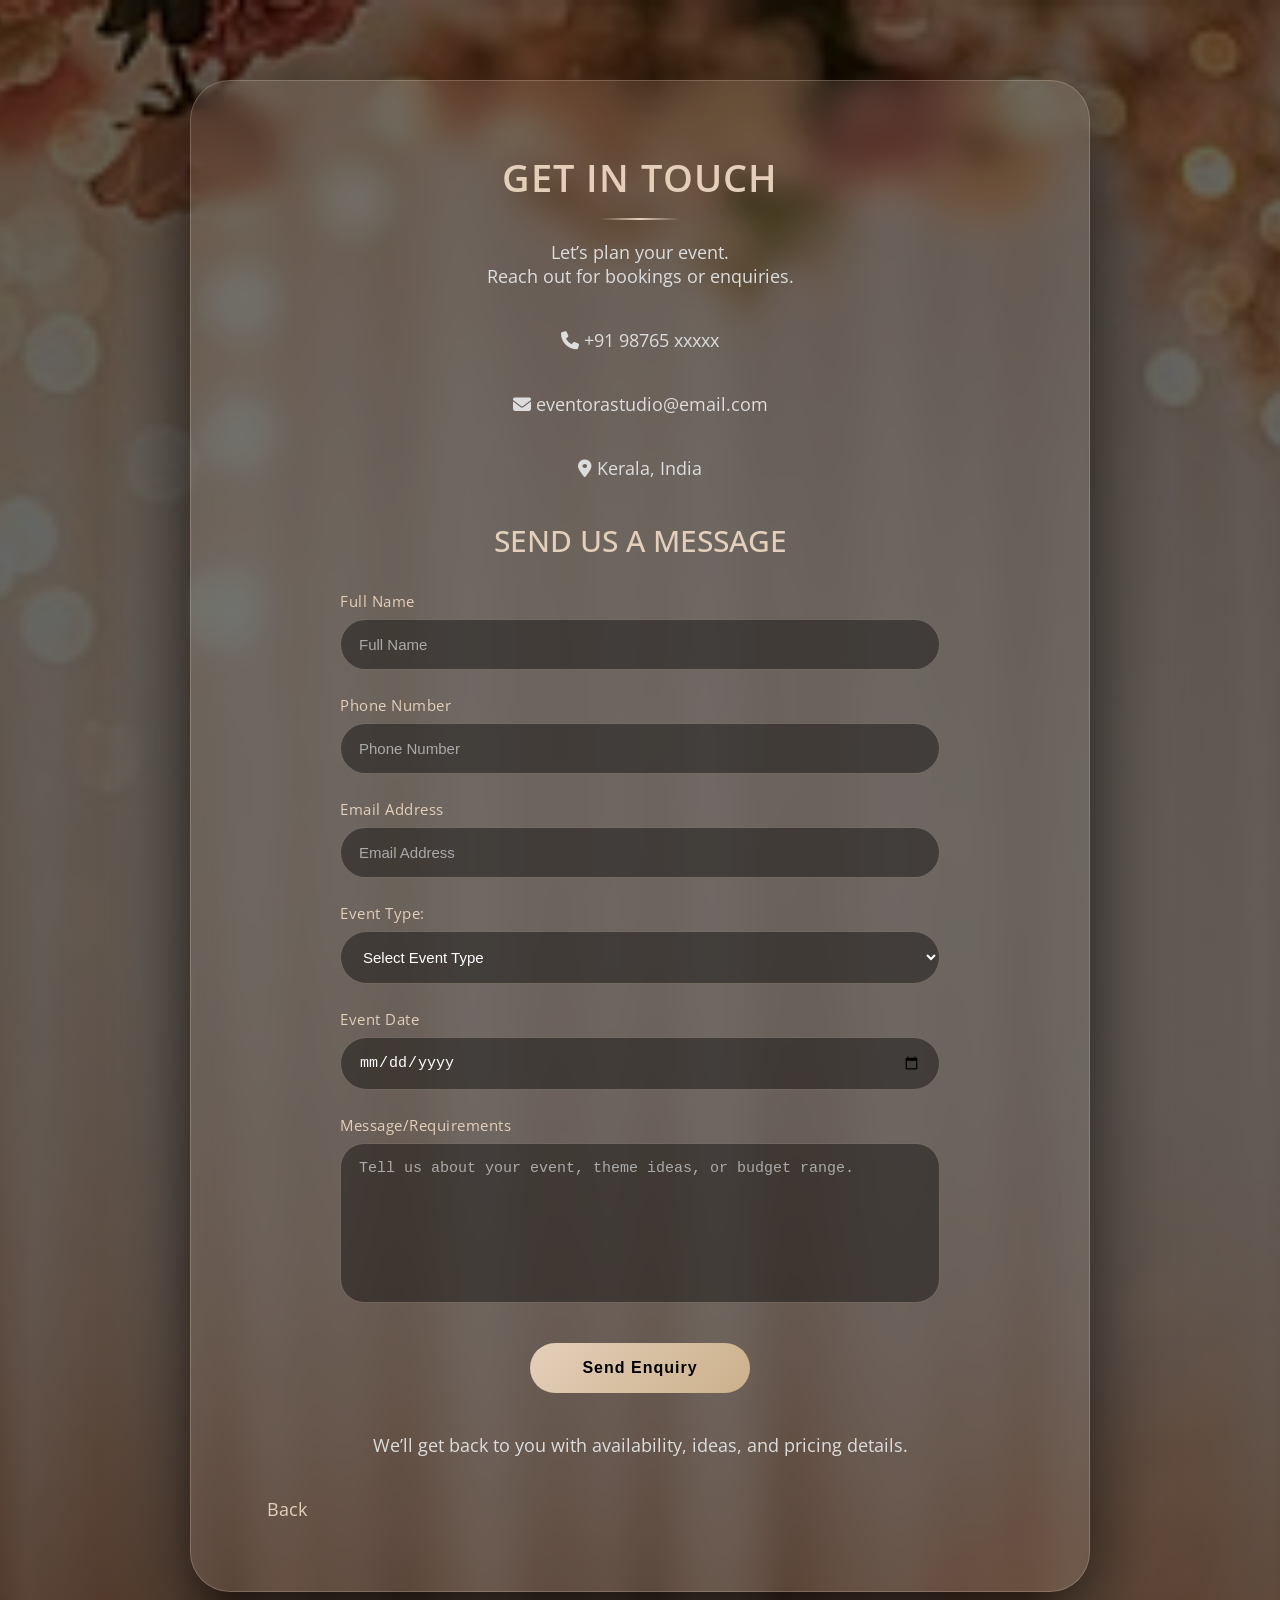
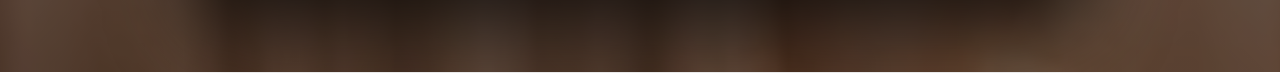
<file: contact.html>
<!DOCTYPE html>
<html>
<head>
	<meta charset="utf-8">
	<meta name="viewport" content="width=device-width, initial-scale=1">
	<title>Get In Touch | EVENTORA STUDIO</title>
	<link rel="stylesheet" type="text/css" href="mystyle.css">
	<link href='https://fonts.googleapis.com/css?family=Open Sans' rel='stylesheet'>
	<link rel="stylesheet" href="https://cdnjs.cloudflare.com/ajax/libs/font-awesome/6.5.0/css/all.min.css">
	<style>
		body{
			background:
            linear-gradient(rgba(0,0,0,0.6), rgba(0,0,0,0.6)),
            url("servies-bg.jpg");
            background-size: cover;
            background-position: center;
		}
	</style>
</head>
<body>
	<section class="contact-section">
	<h2>GET IN TOUCH</h2>
	<p>Let’s plan your event.<br> Reach out for bookings or enquiries.</p>
	<div class="contact-grid"></div>
	<div class="contact-info">
		<p><i class="fa-solid fa-phone"></i> +91 98765 xxxxx</p>
		<p><i class="fa-solid fa-envelope"></i> eventorastudio@email.com</p>
	    <p><i class="fa-solid fa-location-dot"></i> Kerala, India</p>
	</div>
	<div class="contact-form">
		<h3>SEND US A MESSAGE</h3>
		<form id="eventform">

			<div class="field">
				<label for="name">Full Name</label>
			    <input type="text" name="name" id="name" placeholder="Full Name" required>
			    <small id="nameError" class="error"></small>
			</div>

			<div class="field">
				<label for="number">Phone Number</label>
			    <input type="tel" name="phone" id="phone" placeholder="Phone Number" required>
			    <small id="phoneError" class="error"></small>
			</div>
			
            <div class="field">
            	<label for="email">Email Address</label>
			    <input type="email" name="email" id="email" placeholder="Email Address" required>
			    <small id="emailError" class="error"></small>
            </div>
		
            <div class="field">
            	<label for="event">Event Type:</label>
			    <select id="event" name="event-type" required>
				    <option value="">Select Event Type </option/>
				    <option>Wedding </option>
				    <option>Birthday Party </option>
				    <option>Engagement/Anniversary </option>
				    <option>Baby Shower </option>
				    <option>House Warming </option>
				    <option>Private Party </option>
			    </select>
			    <small id="eventError" class="error"></small>
            </div>

            <div class="field">
            	<label for="event-date">Event Date</label>
			    <input type="date" name="event-date" id="event-date">
			    <small id="dateError" class="error"></small>
            </div>
			
            <div class="field"> 
            	<label for="message">Message/Requirements</label>
			    <textarea id="message" name="message" placeholder="Tell us about your event, theme ideas, or budget range."></textarea>
			    <small id="messageError" class="error"></small>
		    </div>
			
 
			<p>
				<button type="submit" class="contact-btn">Send Enquiry</button>
			</p>
			
		</form>

    <p id="result"></p>

		<p class="note">We’ll get back to you with availability, ideas, and pricing details.</p>
	</div>
	<a class="back-btn" href="javascript:history.back()">Back</a>
	</section>

	<script>
		const form = document.getElementById("eventform");

        const nameInput = document.getElementById("name");
        const phoneInput = document.getElementById("phone");
        const emailInput = document.getElementById("email");
        const eventInput = document.getElementById("event");
        const dateInput = document.getElementById("event-date");
        const messageInput = document.getElementById("message");

        const result = document.getElementById("result");

        const nameError = document.getElementById("nameError");
        const phoneError = document.getElementById("phoneError");
        const emailError = document.getElementById("emailError");
        const eventError = document.getElementById("eventError");
        const dateError = document.getElementById("dateError");
        const messageError = document.getElementById("messageError");



        //Resuable Error Functions
        function showError(element,message) {
	         element.textContent = message;
        }

        function clearError(element){
	         element.textContent ="";
        }


        //Name Validation
        function validateName(){
	       const value = nameInput.value.trim();
	       const pattern = /^[A-Za-z\s]+$/;

	       if (!pattern.test(value)) {
		        showError(nameError, "Only letters and spaces allowed.");
		        return false;
	        }

	        clearError(nameError);
	        return true;
        }


        //Phone Validation
        function validatePhone(){
	        const value = phoneInput.value.trim();
	        const pattern = /^[6-9]\d{9}$/;

	        if (!pattern.test(value)) {
		        showError(phoneError,"Enter valid 10-digit phone number.");
		        return false;
	        }

	        clearError(phoneError);
	        return true;
        }



        //Email Validation
        function validateEmail(){
	        const value = emailInput.value.trim();
	        const pattern = /^[^\s@]+@[^\s@]+\.[^\s@]+$/;

	        if (!pattern.test(value)) {
		         showError(emailError, "Enter valid email.");
		         return false;
	        }

	        clearError(emailError);
	        return true;
        }



        //Event Type(select) Validation
        function validateEvent() {
	    const value = eventInput.value;

	        if (value === "") {
		       showError(eventError,"Please select event type.");
		       return false;
	        }

	        clearError(eventError);
	        return true;
        }



        //Date Validation
        function validateDate(){
	        const value = dateInput.value;

	        if (value ==="") {
		        showError(dateError, "Please select a date.");
		        return false;
	        }

	        clearError(dateError);
	        return true;
        }



        //Message Validation
        function validateMessage() {
	        const value = messageInput.value.trim();


	        if (value.length < 10) {
		         showError(messageError, "Message must be  at least 10 characters.");
		         return false;
	        } 
	        clearError(messageError);
	         return true;
        }



        //Master Validation
        function validateForm(){

          const isNameValid = validateName();
          const isPhoneValid = validatePhone();
          const isEmailValid = validateEmail();
          const isEventValid = validateEvent();
          const isDateValid = validateDate();
          const isMessageValid = validateMessage();

          return (
            isNameValid &&
            isPhoneValid &&
            isEmailValid &&
            isEventValid &&
            isDateValid &&
            isMessageValid
          );
        }



        //Submit Event
        form.addEventListener("submit", function(e){
	        e.preventDefault();

	        const isValid = validateForm();

            if (isValid) {
               result.textContent = "Form submitted successfully!";
               result.style.color = "green";

               form.reset();

               clearError(nameError);
               clearError(phoneError);
               clearError(emailError);
               clearError(eventError);
               clearError(dateError);
               clearError(messageError);
            } else {
              result.textContent = "Please fix the errors.";
              result.style.color = "red";
            }  
        });

	</script>
</body>

</html>
</file>
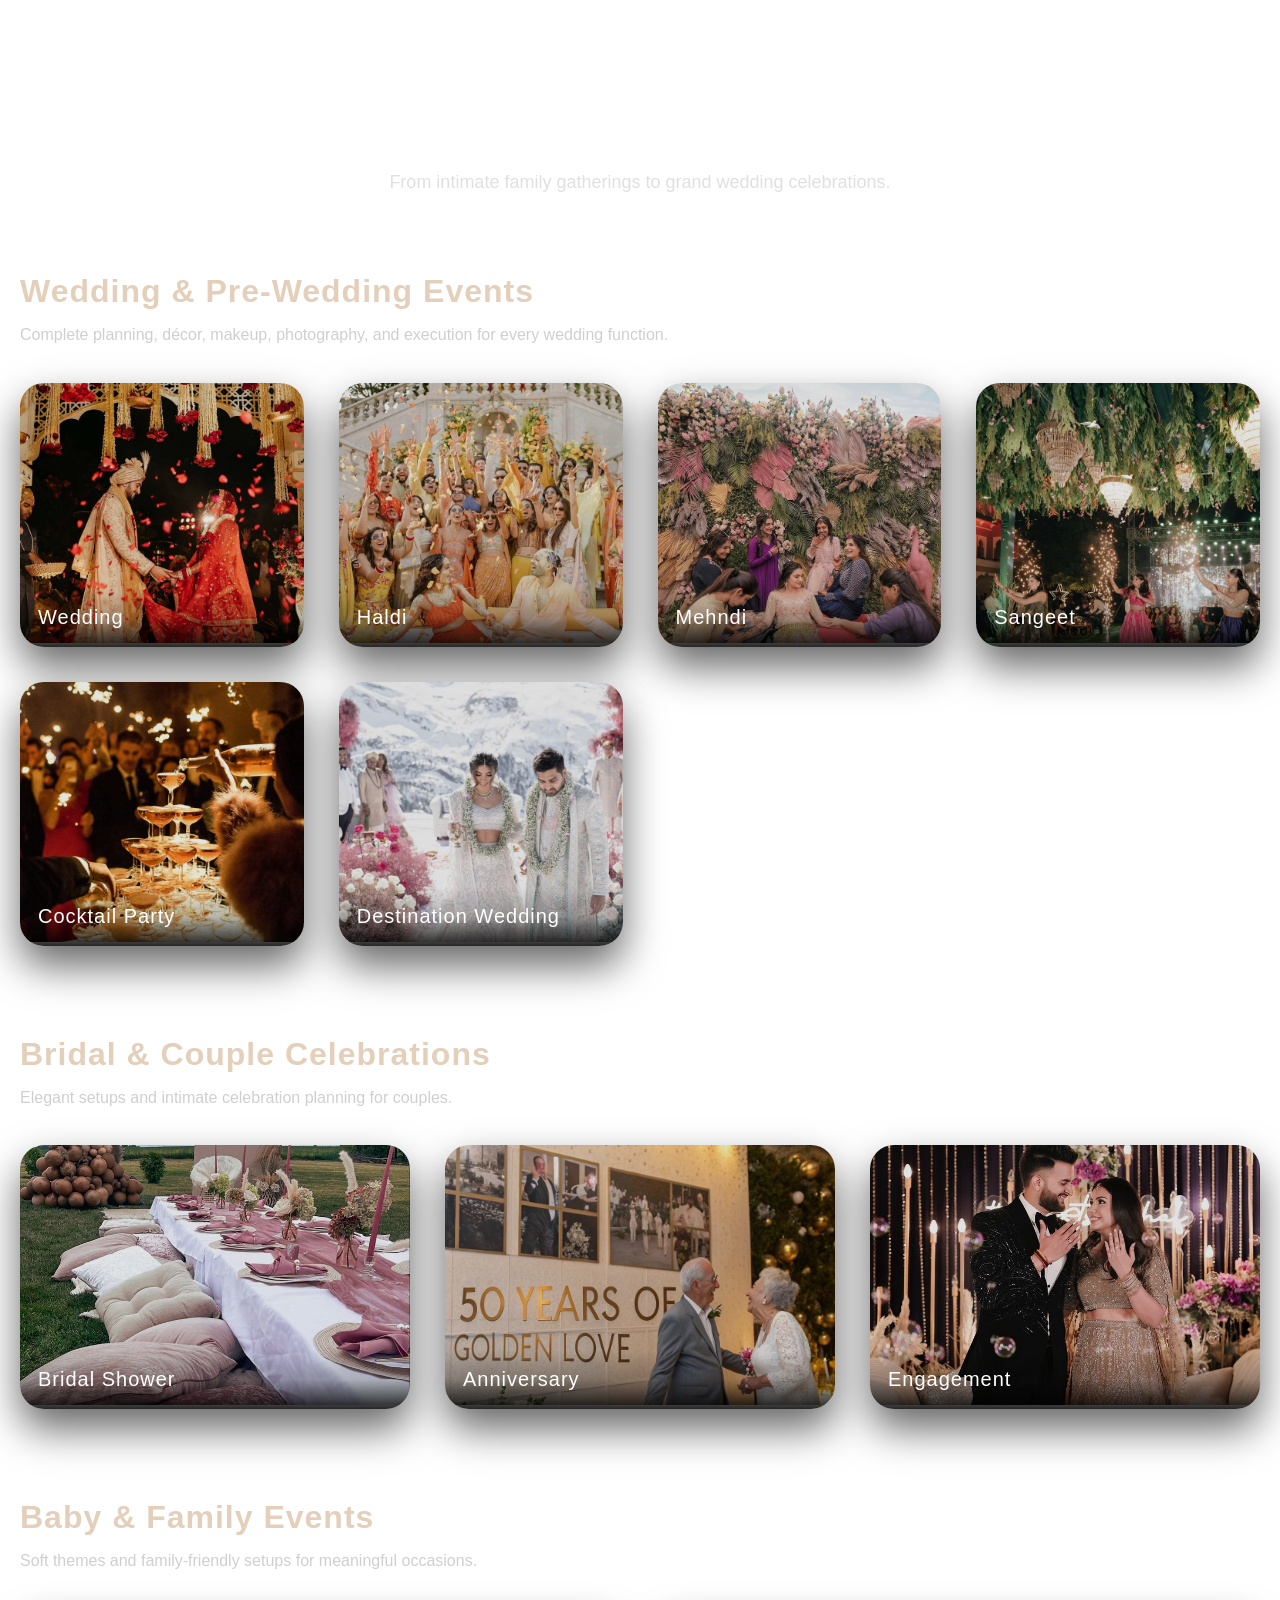
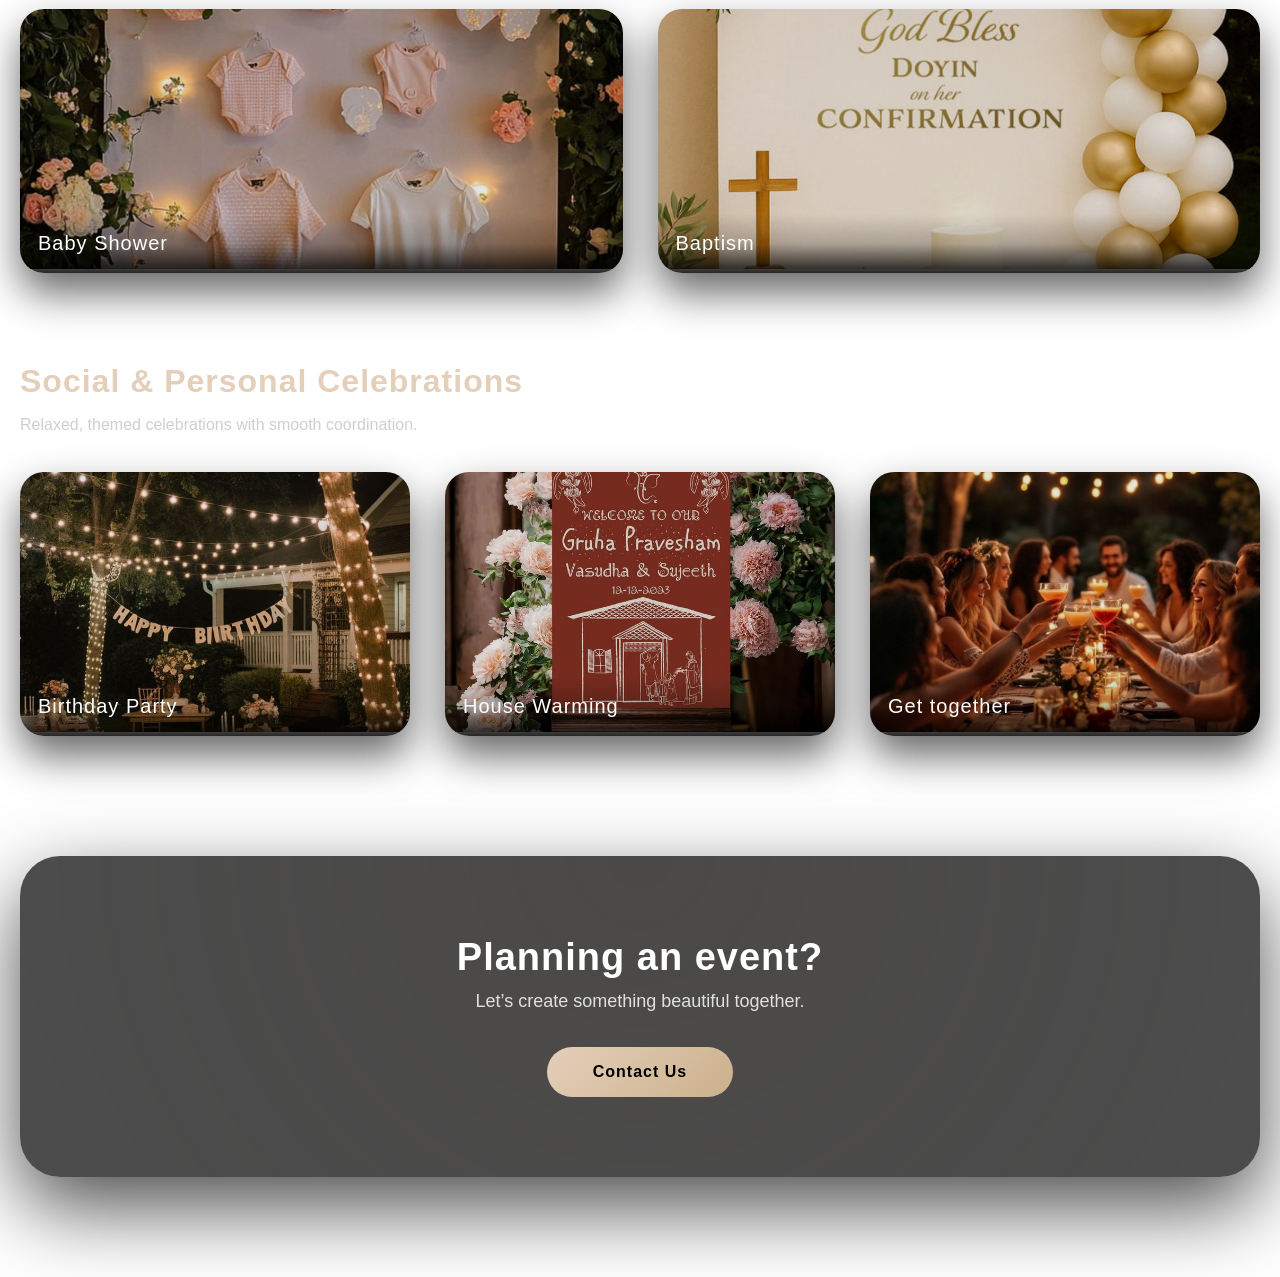
<file: demo.html>
<!DOCTYPE html>
<html lang="en">
<head>
    <meta charset="UTF-8">
    <title>Events We Handle | Eventora Studio</title>
    <style>
        *{
    box-sizing: border-box;
    margin: 0;
    padding: 0;
}

body{
    font-family: 'Open Sans', sans-serif;
    color: #fff;
}

/* SECTION */
.event-section{
    padding: 100px 20px;
    position: relative;
}

/* CONTAINER */
.container{
    max-width: 1300px;
    margin: auto;
}

/* MAIN TITLE */
.container h1{
    text-align: center;
    font-size: 52px;
    font-weight: 600;
    letter-spacing: 2px;
    margin-bottom: 12px;
    text-transform: uppercase;
}

.subtitle{
    text-align: center;
    font-size: 18px;
    color: #e0e0e0;
    margin-bottom: 80px;
}

/* EVENT GROUP */
.event-group{
    margin-bottom: 90px;
}

.event-group h2{
    font-size: 32px;
    margin-bottom: 12px;
    color: #e4cfba;
    letter-spacing: 1px;
}

.group-desc{
    font-size: 16px;
    color: #cfcfcf;
    max-width: 700px;
    margin-bottom: 35px;
    line-height: 1.6;
}

/* GRID */
.event-list{
    display: grid;
    grid-template-columns: repeat(auto-fit, minmax(240px, 1fr));
    gap: 35px;
}

/* CARD */
.event-list div{
    position: relative;
    border-radius: 24px;
    overflow: hidden;
    background: rgba(255,255,255,0.07);
    backdrop-filter: blur(10px);
    box-shadow: 0 20px 40px rgba(0,0,0,0.6);
    transition: transform 0.4s ease, box-shadow 0.4s ease;
}

/* GOLD BORDER GLOW */
.event-list div::before{
    content: "";
    position: absolute;
    inset: 0;
    border-radius: 24px;
    padding: 1px;
    background: linear-gradient(
        135deg,
        transparent,
        #e4cfba,
        transparent
    );
    opacity: 0;
    transition: opacity 0.4s ease;
}

/* HOVER EFFECT */
.event-list div:hover{
    transform: translateY(-12px) scale(1.02);
    box-shadow: 0 35px 70px rgba(0,0,0,0.8);
}

.event-list div:hover::before{
    opacity: 1;
}

/* IMAGE */
.event-list img{
    width: 100%;
    height: 260px;
    object-fit: cover;
    filter: brightness(0.9);
    transition: transform 0.6s ease;
}

.event-list div:hover img{
    transform: scale(1.1);
}

/* TITLE OVERLAY */
.event-list h5{
    position: absolute;
    bottom: 0;
    width: 100%;
    padding: 18px;
    font-size: 20px;
    font-weight: 500;
    letter-spacing: 1px;
    background: linear-gradient(
        to top,
        rgba(0,0,0,0.85),
        rgba(0,0,0,0.2),
        transparent
    );
}

/* CTA */
.events-cta{
    margin-top: 120px;
    text-align: center;
    padding: 80px 30px;
    border-radius: 40px;
    background:
        linear-gradient(
            rgba(0,0,0,0.7),
            rgba(0,0,0,0.7)
        ),
        radial-gradient(circle at top, #e4cfba33, transparent);
    box-shadow: 0 30px 80px rgba(0,0,0,0.7);
}

.events-cta h3{
    font-size: 38px;
    margin-bottom: 12px;
    letter-spacing: 1px;
}

.events-cta p{
    font-size: 18px;
    color: #e0e0e0;
    margin-bottom: 35px;
}

/* BUTTON */
.cta-btn{
    display: inline-block;
    padding: 16px 46px;
    border-radius: 40px;
    background: linear-gradient(135deg, #e4cfba, #cbb08b);
    color: #000;
    font-weight: 600;
    text-decoration: none;
    letter-spacing: 1px;
    transition: transform 0.3s ease, box-shadow 0.3s ease;
}

.cta-btn:hover{
    transform: translateY(-4px);
    box-shadow: 0 15px 40px rgba(228,207,186,0.6);
}

    </style>

</head>
<body>
    <section class="event-section">
        <div class="container">
            
            <h1>Event We Handle</h1>
            <p class="subtitle">
                From intimate family gatherings to grand wedding celebrations.
            </p>

            <div class="event-group">
                <h2>Wedding & Pre-Wedding Events</h2>
                <p class="group-desc">
                    Complete planning, décor, makeup, photography, and execution for every wedding function.
                </p>

                <div class="event-list">
                    <div>
                        <img src="wedding.jpg" alt="wedding ceremony">
                        <h5>Wedding</h5>
                    </div>
                    <div>
                        <img src="haldi.jpg" alt="haldi">
                        <h5>Haldi</h5>
                    </div>
                    <div>
                        <img src="Mehndi.jpg" alt="mehndi">
                        <h5>Mehndi</h5>
                    </div>
                    <div>
                        <img src="sangeet.jpg" alt="sangeet">
                        <h5>Sangeet</h5>
                    </div>
                    <div>
                        <img src="Cocktail.jpg" alt="Cocktail">
                        <h5>Cocktail Party</h5>
                    </div>
                    <div>
                        <img src="Destination-Wedding.jpg" alt="Destination Wedding">
                        <h5>Destination Wedding</h5>
                    </div>
                </div>
            </div>

            <div class="event-group">
                <h2>Bridal & Couple Celebrations</h2>
                <p class="group-desc">
                    Elegant setups and intimate celebration planning for couples.
                </p>

                <div class="event-list">
                    <div>
                        <img src="Bridal-Shower.jpg" alt="Bridal-Shower">
                        <h5>Bridal Shower</h5>
                    </div>
                    <div>
                        <img src="Anniversary.jpg" alt="Anniversary">
                        <h5>Anniversary</h5>
                    </div>
                    <div>
                        <img src="engagement.jpg" alt="Engagement">
                        <h5>Engagement</h5>
                    </div>
                </div>
            </div>
            
            <div class="event-group">
                <h2>Baby & Family Events</h2>
                <p class="group-desc">
                    Soft themes and family-friendly setups for meaningful occasions.
                </p>

                <div class="event-list">
                    <div>
                        <img src="baby-shower.jpg" alt="Baby-Shower">
                        <h5>Baby Shower</h5>
                    </div>
                    <div>
                        <img src="Baptism.jpg" alt="Baptism">
                        <h5>Baptism</h5>
                    </div>  
                </div>
            </div>

            <div class="event-group">
                <h2>Social & Personal Celebrations</h2>
                <p class="group-desc">
                    Relaxed, themed celebrations with smooth coordination.
                </p>

                <div class="event-list">
                    <div>
                        <img src="birthday.jpg" alt="Birthday">
                        <h5>Birthday Party</h5>
                    </div>
                    <div>
                        <img src="housewarming.jpg" alt="housewarming">
                        <h5>House Warming</h5>
                    </div>
                    <div>
                        <img src="get-together.jpg" alt="get-together">
                        <h5>Get together</h5>
                    </div>
                </div>
            </div>

            <div class="events-cta">
            <h3>Planning an event?</h3>
            <p>Let’s create something beautiful together.</p>
            <a href="contact.html" class="cta-btn">Contact Us</a>
        </div>
        </div>
    </section>
</body>
</html>
</file>
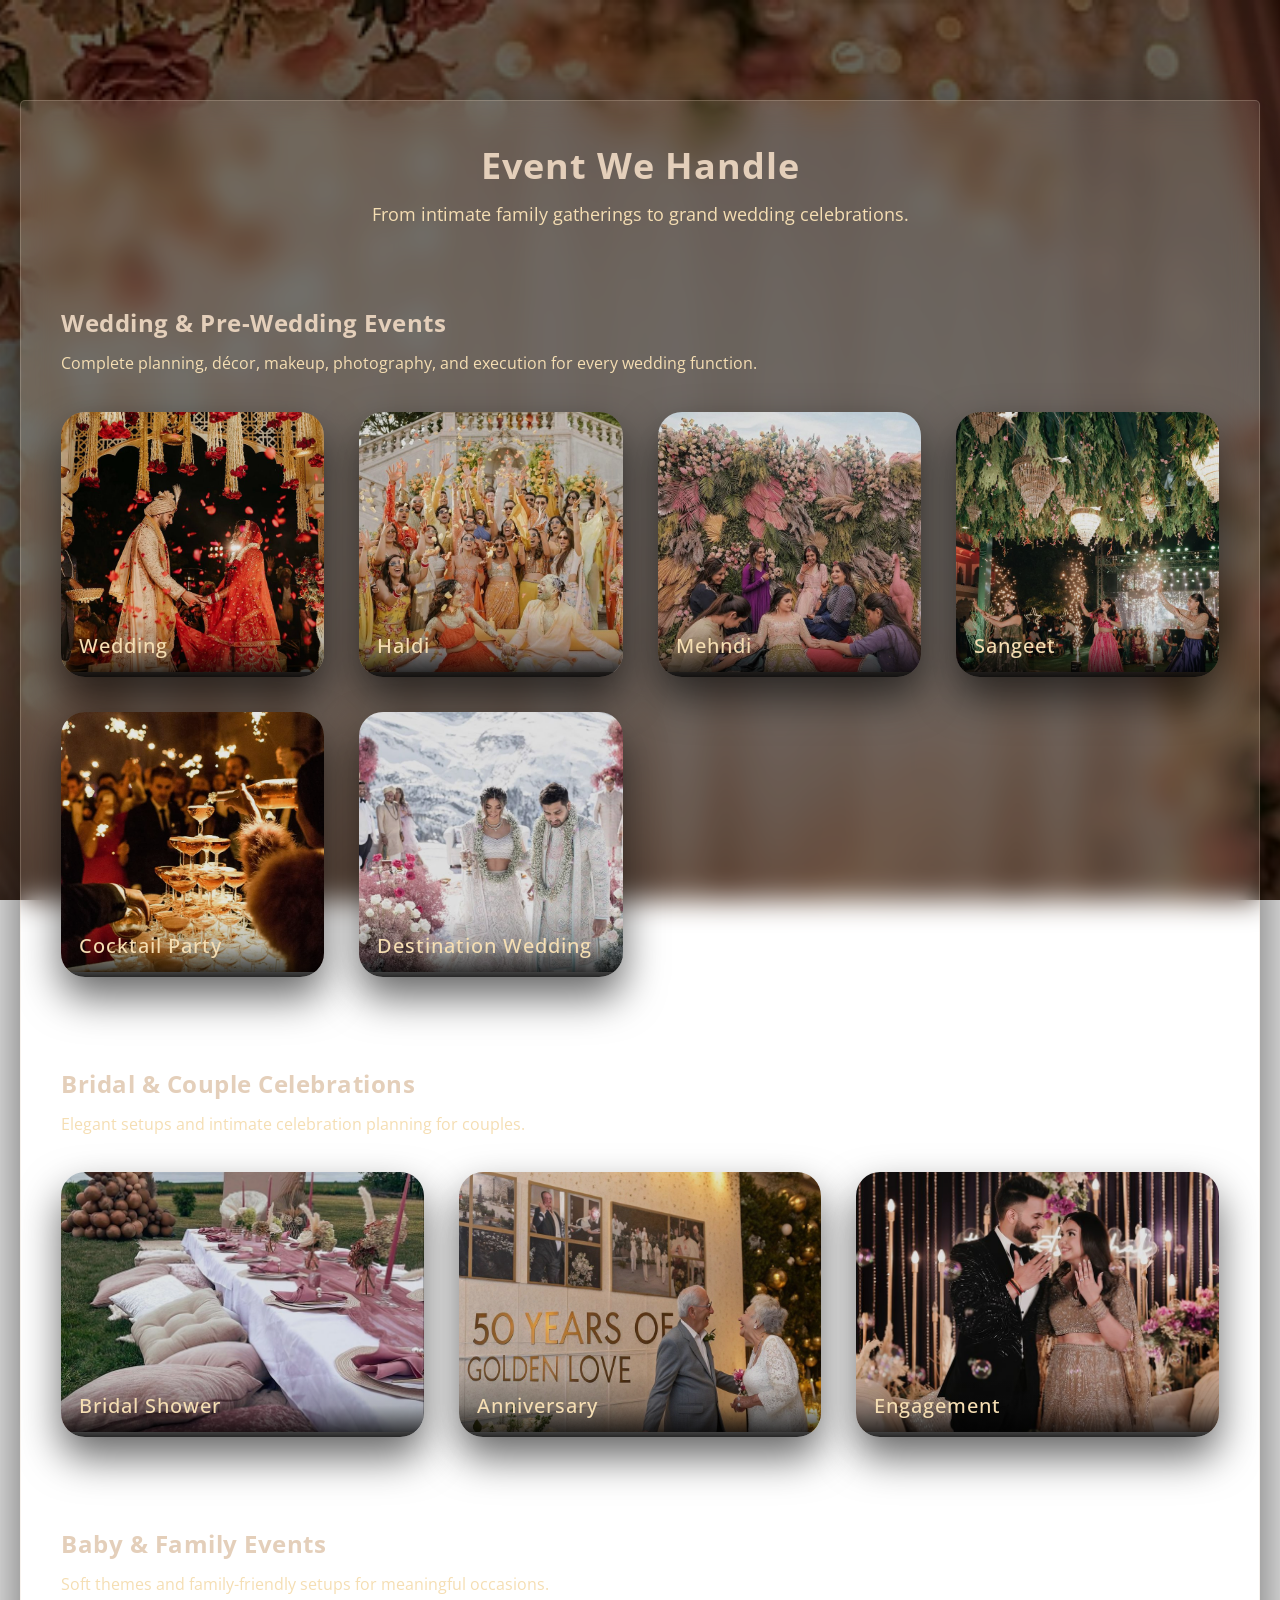
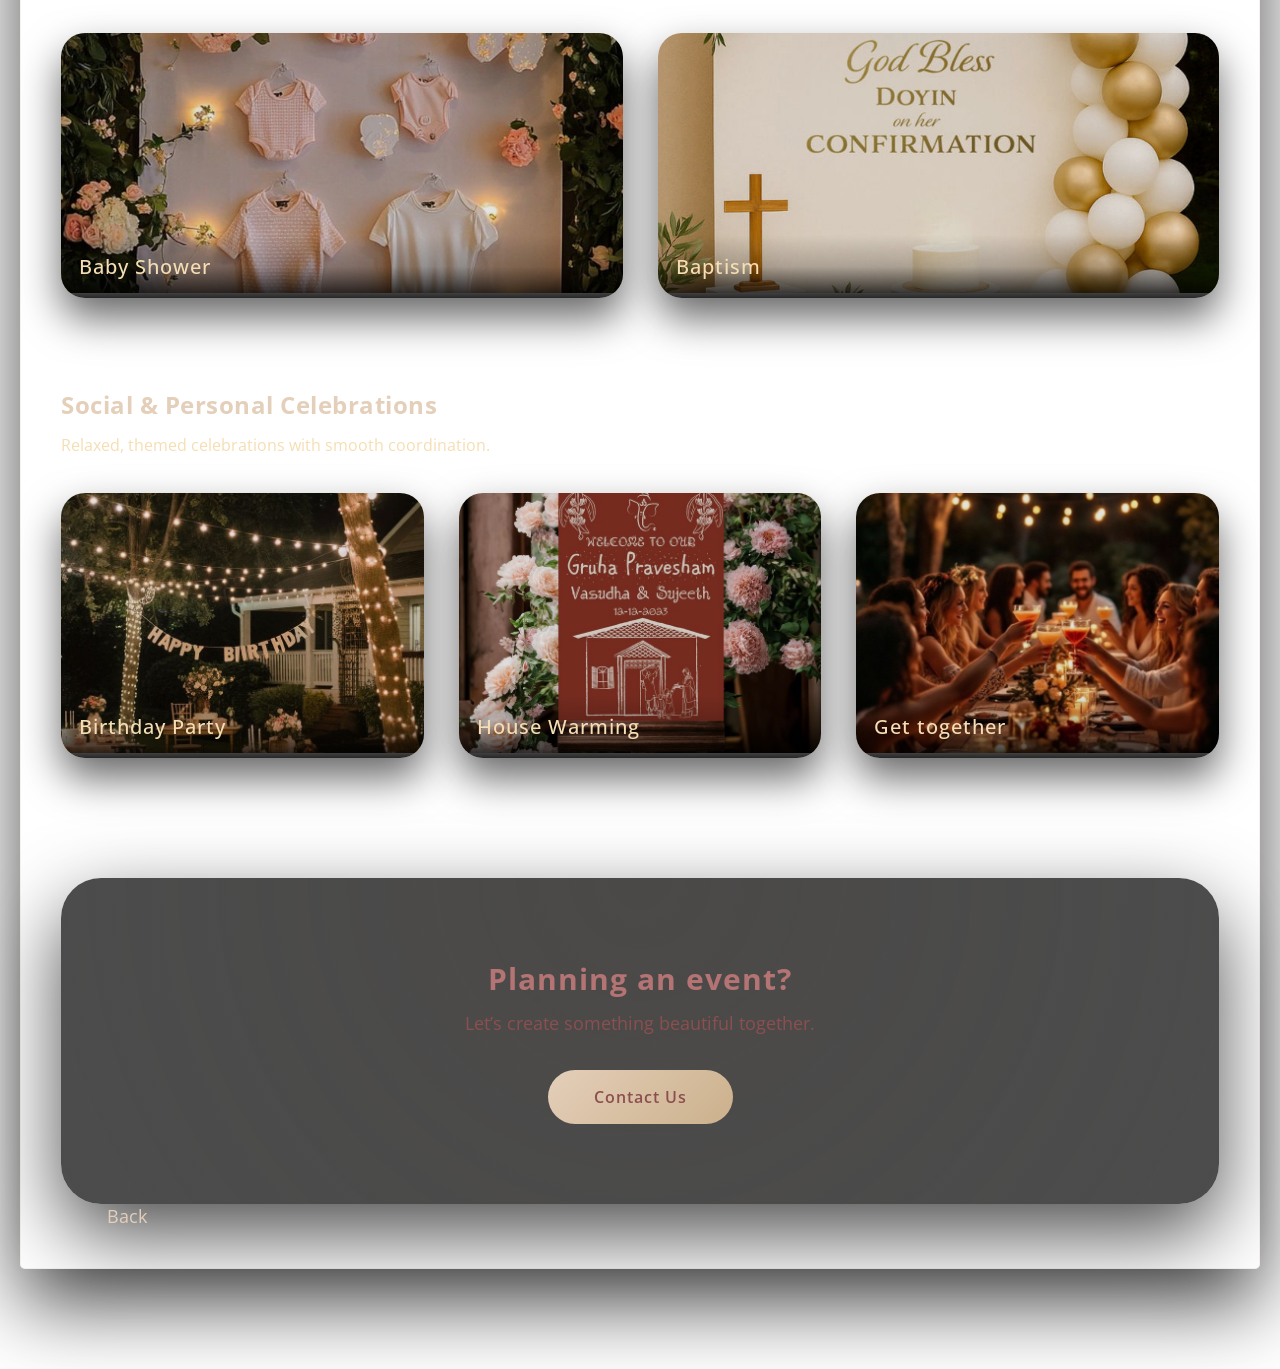
<file: event.html>
<!DOCTYPE html>
<html>
<head>
	<meta charset="utf-8">
	<meta name="viewport" content="width=device-width, initial-scale=1">
	<title>Events We Handle | Eventora Studio</title>
	<link rel="stylesheet" type="text/css" href="mystyle.css">
	<link href='https://fonts.googleapis.com/css?family=Open Sans' rel='stylesheet'>
	<style>
		body{
			background:
            linear-gradient(rgba(0,0,0,0.6), rgba(0,0,0,0.6)),
            url("servies-bg.jpg");
            background-size: cover;
            background-position: center;
            background-attachment: fixed;
		}
	</style>
</head>
<body>
	<section class="event-section">
		<div class="container">
			
			<h1>Event We Handle</h1>
			<p class="subtitle">
                From intimate family gatherings to grand wedding celebrations.
            </p>

            <div class="event-group">
            	<h2>Wedding & Pre-Wedding Events</h2>
            	<p class="group-desc">
            		Complete planning, décor, makeup, photography, and execution for every wedding function.
            	</p>

            	<div class="event-list">
            		<div>
            			<img src="wedding.jpg" alt="wedding ceremony">
            			<h5>Wedding</h5>
            		</div>
            		<div>
            			<img src="haldi.jpg" alt="haldi">
            			<h5>Haldi</h5>
            		</div>
            		<div>
            			<img src="Mehndi.jpg" alt="mehndi">
            			<h5>Mehndi</h5>
            		</div>
            		<div>
            			<img src="sangeet.jpg" alt="sangeet">
            			<h5>Sangeet</h5>
            		</div>
            		<div>
            			<img src="Cocktail.jpg" alt="Cocktail">
            			<h5>Cocktail Party</h5>
            		</div>
            		<div>
            			<img src="Destination-Wedding.jpg" alt="Destination Wedding">
            			<h5>Destination Wedding</h5>
            		</div>
            	</div>
            </div>

            <div class="event-group">
            	<h2>Bridal & Couple Celebrations</h2>
            	<p class="group-desc">
            		Elegant setups and intimate celebration planning for couples.
            	</p>

            	<div class="event-list">
            		<div>
            			<img src="Bridal-Shower.jpg" alt="Bridal-Shower">
            			<h5>Bridal Shower</h5>
            		</div>
            		<div>
            			<img src="Anniversary.jpg" alt="Anniversary">
            			<h5>Anniversary</h5>
            		</div>
            		<div>
            			<img src="engagement.jpg" alt="Engagement">
            			<h5>Engagement</h5>
            		</div>
            	</div>
            </div>
            
            <div class="event-group">
            	<h2>Baby & Family Events</h2>
            	<p class="group-desc">
            		Soft themes and family-friendly setups for meaningful occasions.
            	</p>

            	<div class="event-list">
            		<div>
            			<img src="baby-shower.jpg" alt="Baby-Shower">
            			<h5>Baby Shower</h5>
            		</div>
            		<div>
            			<img src="Baptism.jpg" alt="Baptism">
            			<h5>Baptism</h5>
            		</div>	
            	</div>
            </div>

            <div class="event-group">
            	<h2>Social & Personal Celebrations</h2>
            	<p class="group-desc">
            		Relaxed, themed celebrations with smooth coordination.
            	</p>

            	<div class="event-list">
            		<div>
            			<img src="birthday.jpg" alt="Birthday">
            			<h5>Birthday Party</h5>
            		</div>
            		<div>
            			<img src="housewarming.jpg" alt="housewarming">
            			<h5>House Warming</h5>
            		</div>
            		<div>
            			<img src="get-together.jpg" alt="get-together">
            			<h5>Get together</h5>
            		</div>
            	</div>
            </div>

            <div class="events-cta">
            <h3>Planning an event?</h3>
            <p>Let’s create something beautiful together.</p>
            <a href="contact.html" class="cta-btn">Contact Us</a>
        </div>
        <a class="back-btn" href="index.html">Back</a>
		</div>
	</section>
	
</body>

</html>
</file>
<file: mystyle.css>
*{
	box-sizing: border-box;
	margin: 0;
	padding: 0;
}
html{
	scroll-padding-top: 80px;
}
body{
	margin: 0;
	padding: 0;
	font-family: 'Open Sans'; 
	font-weight: normal;
	background-color: #0b0b0b;
	color: #f5f5f5;
}
.header{
	display: flex;
	justify-content: space-between;
	align-items: center;
	position: fixed;
	top: 0;
	z-index: 1000;
	padding: 10px 20px;
	background: rgba(0, 0, 0, 0.65);
	backdrop-filter: blur(10px);
	box-shadow: 0 10px 30px rgba(0, 0, 0, 0.6);
	width: 100%;
}
.logo{
	display: flex;
	align-items: center;
	gap: 10px;
}
.logo h1{
	color: wheat;
	font-size: 20px;
}
.navbar-toggler {
    border-color: wheat;
}

.navbar-toggler-icon {
    background-image: url("data:image/svg+xml,%3csvg xmlns='http://www.w3.org/2000/svg' viewBox='0 0 30 30'%3e%3cpath stroke='wheat' stroke-linecap='round' stroke-miterlimit='10' stroke-width='2' d='M4 7h22M4 15h22M4 23h22'/%3e%3c/svg%3e");
}
.nav-links{
	display: flex;
	
}
.nav-links a{
	display: block;
	text-decoration: none;
	color: wheat;
	padding: 10px 12px;
	font-size: 18px;
	letter-spacing: 0.5px;
	position: relative;
	
}
.nav-links a::after{
	content: "";
	position: absolute;
	left: 50%;
	bottom: 2px;
	width: 0;
	height: 2px;
	background: #e4cfba;
	transition: 0.3s ease;
	transform: translateX(-50px);
}
.nav-links a:hover::after{
	background-color: rgba(228, 207, 186, 0.3);
    border-radius: 6px;
    width: 60%;
}
.nav-links .nav-link,
.nav-links .nav-link:hover,
.nav-links .nav-link:focus {
    color: wheat !important;
}	
.carousel-img {
    height: 100vh;
    object-fit: cover;
    filter: brightness(0.6); /* dark overlay effect */
}

.carousel-caption {
    bottom: 50%;
    transform: translateY(50%);
    text-align: center;
}

.carousel-caption p {
    color: wheat;
    font-size: clamp(22px, 4vw, 36px);
    font-weight: 600;
    text-shadow: 0 10px 40px rgba(0,0,0,0.8);
}
.main{
	background:
    linear-gradient(rgba(0,0,0,0.6), rgba(0,0,0,0.6)),
    url("servies-bg.jpg");
    background-size: cover;
    background-position: center;
	margin: 0;
	padding-bottom: 100px;
}
.main h5{
	color: wheat;
	text-align: center;
	font-weight: normal;
	font-size: 30px;
	padding: 40px;
	text-decoration: underline;
}
#about{
	display: flex;
	justify-content: center;
	align-items: center;
	gap: 40px;
	background: #F2ECE6;
	max-width: 1100px;
	margin: 0 auto;
    border-radius: 20px;
    padding: 30px;
    background: rgba(255, 255, 255, 0.08);
    backdrop-filter: blur(12px);
    box-shadow: 0 30px 70px rgba(0,0,0,0.6);
    border:1px solid rgba(228, 207, 186, 0.2);
}
.about-img img{
	width: 400px;
	height: auto;
	max-height: 500px;
	margin: 0;
	border-radius: 75px;
}
.about-details{
	color: #e4cfba;
	font-size: 19px;
	line-height: 1.6;
	padding: 20px;

	display: flex;
	flex-direction: column;
	justify-content: center;
	text-align: center;
}
.event-handle{
	background:
    linear-gradient(rgba(0,0,0,0.6), rgba(0,0,0,0.6)),
    url("servies-bg.jpg");
    background-size: cover;
    background-position: center;
}
.event-handle h5{
	color: wheat;
	text-align: center;
	font-size: 30px;
	padding: 40px;
	text-decoration: underline;
}
#events{
	display: grid;
	grid-template-columns: repeat(2,1fr)
}
.parties{
	display: grid;
	grid-template-columns: repeat(2, 1fr);
	box-sizing: border-box;
	gap: 30px;
	padding: 16px;
}
.parties div{
	background: rgba(255, 255, 255, 0.07);
	border-radius: 22px;
	overflow: hidden;
	box-shadow: 0 25px 60px rgba(0, 0, 0, 0.7);
	transition: transform 0.4s ease, box-shadow 0.4s ease;
}
.parties div:hover{
	transform: translateY(-10px);
	box-shadow: 0 40px 80px rgba(0, 0, 0, 0.9);
}
.parties img{
	width: 100%;
	height: 400px;
	border-radius: 22px;
	display: block;
	transition: transform 0.6s ease;
}
.parties img:hover{
	transform: translateY(-10px);
	box-shadow: 0 40px 80px rgba(0, 0, 0, 0.9);
}
.parties div h4{
	color: #e4cfba;
	font-size: 22px;
	letter-spacing: 1px;
	text-align: center;
	padding: 20px;
	margin-top: 60px;
}
.parties div p{
	color: #ddd;
	font-size: 16px;
	text-align: center;
	padding: 20px;
	padding-bottom: 40px;
}
.parties-details a{
	display: block;
	margin: 0 30px;
	font-size: 18px;
	text-decoration: none;
	text-align: center;
	margin-top: 16px;
	padding: 10px 16px;
  border: 1px solid #e4cfba;
  background-color: transparent;
  color: #e4cfba;
  transition: all 0.3s ease;
  border-radius: 30px;
}
.parties-details a:hover{
	background: linear-gradient(135deg, #e4cfba, #cbb08b);
	color: #000;
}
.our-services{
	background:
    linear-gradient(rgba(0,0,0,0.6), rgba(0,0,0,0.6)),
    url("servies-bg.jpg");
    background-size: cover;
    background-position: center;
	text-align: center;
	font-size: 30px;
	padding: 40px;
	color: wheat;
	text-decoration: underline;
}
#services{
	display: flex;
	flex-wrap: wrap;
	justify-content: center;
	gap: 30px;
	padding: 20px;
	box-sizing: border-box;
}
.service-text{
	position: relative;
	flex: 1 1 250px;
	max-width: 300px;
	overflow: hidden;
	border-radius: 50px;
	aspect-ratio: 3 / 4;
	box-shadow: 0 20px 50px rgba(0, 0, 0, 0.7);
}
.service-text::before{
	content: "";
	position: absolute;
	inset: 0;
	border-radius: 50px;
	border: 1px solid rgba(228, 207, 186, 0.3);
	pointer-events: none;
}
.service-text img{
	 width: 100%;
     height: 100%;
     object-fit: cover;
     display: block;
     transition: transform 0.4s ease;
}
.service-text:hover img{
	transform: scale(1.05);
}
.service-text .desc{
	font-size: 19px;
	letter-spacing: 0.5px;
	position: absolute;
    inset: 0;                  /* covers full image */
    background: rgba(0,0,0,0.65);
    display: flex;
    flex-direction: column;
    align-items: center;
    justify-content: center;

    color: wheat;
    font-size: 18px;
    text-align: center;
    padding: 20px;

    opacity: 0;
    transition: opacity 0.3s ease;
}
.service-text:hover .desc{
	opacity: 1;
}
.why-choose-us{
	padding: 60px 20px;
	background: #F2ECE6;
	text-align: center;
	background: radial-gradient(circle at top,#1a1a1a, #000);
}
.section-title{
	font-size: 32px;
	margin-bottom: 40px;
	color: #B47474;
	text-decoration: underline;
}
.choose-grid{
	max-width: 1000px;
	margin: auto;
	display: grid;
	grid-template-columns: repeat(5, 1fr);
	gap: 20px;
}
.choose-box{
	padding: 25px 15px;
	border-radius: 18px;
	font-size: 16px;
	color: #e4cfba;
	border: 1px solid rgba(228, 207, 186, 0.2);
	font-weight: 500;
	transition: transform 0.3s ease;
	background: rgba(255, 255, 255, 0.08);
	box-shadow: 0 15px 40px rgba(0, 0, 0, 0.6);
}
.choose-box:hover{
	transform: translateY(-6px);
}
.gallery{
	background:
    linear-gradient(rgba(0,0,0,0.6), rgba(0,0,0,0.6)),
    url("servies-bg.jpg");
    background-size: cover;
    background-position: center;
	margin: 0;
	padding-bottom: 50px;
}
.gallery h5{
	color: wheat;
	text-align: center;
	font-size: 30px;
	padding: 40px;
	text-decoration: underline;
}
#portfolio{
	display: grid;
	grid-template-columns: repeat(auto-fit, minmax(250px, 1fr));
	gap: 20px;
	margin: 20px;
	box-sizing: border-box;
}
#portfolio img{
	width: 100%;
	height: 240px;
	object-fit: cover;
	border-radius: 12px;
	transition: transform 0.3s ease;
	box-shadow: 0 20px 50px rgba(0, 0, 0, 0.7);
}
#portfolio img:hover{
	transform: scale(1.07);
}
.process-timeline{
	padding: 60px 20px;
	background:radial-gradient(circle at top,#1a1a1a, #000);
	text-align: center;
	
}
.process-timeline h2{
	font-size: 32px;
	margin-bottom: 50px;
	color: #B47474;
}
.timeline{
	display: flex;
	justify-content: center;
	align-items: center;
	position: relative;
	max-width: 1100px;
	margin: auto;
}
.timeline::before{
	content: "";
	position: absolute;
	top: 50%;
	left: 0;
	width: 100%;
	height: 2px;
	background: #ccc;
	z-index: 0;
	background: linear-gradient(to right, transparent, #e4cfba,transparent);
}
.step{
	position: relative;
	z-index: 1;
	flex: 1;
}
.circle{
	width: 50px;
	height: 50px;
	background: linear-gradient(135deg, #e4cfba, #cbb08b);
	color: #000;
	border-radius: 50%;
	display: flex;
	align-items: center;
	justify-content: center;
	font-weight: bold;
	margin: 0 auto 10px;
	box-shadow: 0 10px 30px rgba(228, 207, 186, 0.6);
}
.step p{
	font-size: 15px;
	color: wheat;
}
.footer{
	background: radial-gradient(circle at top, #111, #000);
	color: #bfbfbf;
	padding: 70px 20px 20px;
	font-size: 14px;
}
.footer-container{
	max-width: 1200px;
	margin: auto;
	display: grid;
	grid-template-columns: repeat(3, 1fr);
	gap: 50px;
}
.footer-box h3{
	color: #d4af37;
	font-size: 20px;
	margin-bottom: 18px;
	left: 1px;
	letter-spacing: 1px;
}
.footer-box p{
	line-height: 1.7;
	color: #aaa;
}
.footer-links{
	list-style: none;
	padding: 0;
}
.footer-links li{
	margin-bottom: 12px;
}
.footer-links a{
	color: #bfbfbf;
	text-decoration: none;
	display: flex;
	align-items: center;
	gap: 10px;
	transition: color 0.3s ease;
}
.footer-links a i{
	color: #d4af37;
	font-size: 12px;
}
.footer-links a:hover{
	color: #d4af37;
}
.footer-box p i{
	color: #d4af37;
	margin-right: 10px;
}
.social-icons{
	margin-top: 18px;
	display: flex;
	gap: 18px;
}
.social-icons a{
	color: #bfbfbf;
	font-size: 18px;
	transition: color 0.3s ease;
}
.social-icons a:hover{
	color: #d4af37;
}
.footer-btn{
	display: inline-block;
	margin-top: 20px;
	font-size: 20px;
	font-weight: bold;
    color: #000;
    padding: 16px 30px;
    text-decoration: none;
    border-radius: 30px;
    background: linear-gradient(135deg, #e4cfba, #cbb08b);
}
.footer-btn:hover{
	color: #bfbfbf;
	transform: translateY(-3px);
}
.footer-bottom{
	margin-top: 50px;
	padding-top: 20px;
	border-top: 1px solid #222;
	text-align: center;
	color: #777;
	font-size: 13px;
}
.field {
    max-width: 600px;
    margin: 0 auto 10px;
}

.field small {
    display: block;
    
    margin-bottom: 15px;
    color: #ff4d4d;
    font-size: 13px;
}
.contact-section{
	background:rgba(255, 255, 255, 0.08);
	backdrop-filter: blur(14px);
	color: #e4cfba;
	margin: 80px auto;
	padding: 70px 30px;
	border-radius: 40px;
	max-width: 900px;
	box-shadow: 0 35px 80px rgba(0, 0, 0, 0.7);
	border: 1px solid rgba(228, 207, 186, 0.25);
}
.contact-section h2{
	font-size: 38px;
	text-align: center;
	font-weight: 600;
	padding-bottom: 20px;
	text-decoration: none;
	letter-spacing: 1px;
	position: relative;
}
.contact-section h2::after{
	content: "";
	width: 80px;
	height: 2px;
	background: linear-gradient(90deg, transparent, #e4cfba,transparent);
	display: block;
	margin: 15px auto 0;
}
.contact-section p{
	font-size: 18px;
	text-align: center;
	color: #ddd;
	margin-bottom: 40px;
}

.contact-form h3{
	font-size: 30px;
	text-align: center;
	font-weight: 500;
	margin-bottom: 30px;
	color: #e4cfba;
}
.contact-form label{
	display: block;
	width: 100%;
	max-width: 600px;
	margin: 0 auto 8px;
	font-size: 15px;
	letter-spacing: 0.5px;
	color: #e4cfba;
}
.contact-form input,
.contact-form select,
.contact-form textarea{
	width: 100%;
	max-width: 600px;
	padding: 16px 18px;
	margin: 0 auto 25px;
	display: block;
	border-radius: 30px;
	border: 1px solid rgba(228, 207, 186, 0.3);
	background: rgba(0, 0, 0, 0.4);
	color: #fff;
	font-size: 15px;
	text-align: left;
	outline: none;
	transition: border 0.3s ease, box-shadow 0.3s ease;
}
.contact-form textarea{
	resize: none;
	height: 160px;
	border-radius: 24px;
}
.contact-form input::placeholder,
.contact-form textarea::placeholder{
	color: #aaa;
}
.contact-form input:focus,
.contact-form select:focus,
.contact-form textarea:focus{
	border-color: #e4cfba;
	box-shadow: 0 0 0 2px rgba(228, 207, 186, 0.25);
}
.contact-btn{
	display: block;
	margin: 40px auto 0;
	width: 220px;
	padding: 16px;
	border-radius: 40px;
	background-color: #F2ECE6;
	color: #000;
	border: none;
	font-size: 16px;
	cursor: pointer;
	font-weight: 600;
	letter-spacing: 1px;
	background: linear-gradient(135deg, #e4cfba, #cbb08b);
	transition: transform 0.3s ease, box-shadow 0.3s ease;
}
.contact-btn:hover{
	transform: translateY(-4px);
	box-shadow: 0 15px 40px rgba(228, 207, 186, 0.6);
}
.note{
	margin-top: 25px;
	text-align: center;
	font-size: 14px;
	color: #aaa;
}
.event-section{
	padding: 100px 20px;
}
.container{
	background: rgba(255, 255, 255, 0.08);
	backdrop-filter: blur(14px);
	max-width: 1300px;
	margin: auto;
	padding: 40px;
	border-radius: 5px;
	box-shadow: 0 35px 80px rgba(0, 0, 0, 0.7);
	border: 1px solid rgba(228, 207, 186, 0.25);
}
.container h1{
	color: #e4cfba;
	text-align: center;
	font-size: 36px;
	letter-spacing: 1px;
	margin-bottom: 12px;
}
.subtitle{
	text-align: center;
	font-size: 18px;
	color: wheat;
	margin-bottom: 80px;
}
.event-group{
	margin-bottom: 90px;
}
.event-group h2{
	margin-bottom: 12px;
	font-size: 24px;
	color: #e4cfba;
	letter-spacing: 0.5px;
}
.group-desc{
	font-size: 16px;
	color: wheat;
	max-width: 700px;
	margin-bottom: 35px;
	line-height: 1.6;
}
.event-list{
	display: grid;
    grid-template-columns: repeat(auto-fit, minmax(240px, 1fr));
    gap: 35px;
}
.event-list div{
	position: relative;
	border-radius: 24px;
	overflow: hidden;
	background: rgba(255, 255, 255, 0.07);
	backdrop-filter: blur(10px);
	box-shadow: 0 20px 40px rgba(0, 0, 0, 0.6);
	transition: transform 0.4s ease, box-shadow 0.4s ease; 
}
.event-list div::before{
	content: "";
	position: absolute;
	inset: 0;
	border-radius: 24px;
	padding: 1px;
	background: linear-gradient(135deg, transparent, #e4cfba, transparent);
    opacity: 0;
    transition: opacity 0.4s ease;
}
.event-list div:hover::before{
	opacity: 1;
}
.event-list img{
	width: 100%;
	height: 260px;
	object-fit: cover;
	filter: brightness(0.9);
	transition: transform 0.6s ease;
}
.event-list div:hover img{
	transform: scale(1.1);
}
.event-list h5{
	position: absolute;
	bottom: 0;
	width: 100%;
	padding: 18px;
	font-size: 20px;
	font-weight: 500;
	letter-spacing: 1px;
	background: linear-gradient(to top,rgba(0, 0, 0, 0.85), rgba(0, 0, 0, 0.2), transparent);
	color: wheat;
}
.events-cta{
	text-align: center;
	margin-top: 120px;
	padding: 80px 30px;
	border-radius: 40px;
	background: linear-gradient(rgba(0, 0, 0, 0.7), rgba(0, 0, 0, 0.7)),radial-gradient(circle at top, #e4cfba33, transparent);
	box-shadow: 0 30px 80px rgba(0, 0, 0, 0.7);
}
.events-cta h3{
	font-size: 30px;
	margin-bottom: 12px;
	letter-spacing: 1px;
	color: #B47474;
}
.events-cta p{
	color: #8C4F4F;
	font-size: 18px;
	margin-bottom: 35px;
}
.cta-btn {
	display: inline-block;
    background: #F2ECE6;
    color: #8C4F4F;
    padding: 16px 46px;
    border-radius: 40px;
    font-weight: 600;
    background: linear-gradient(135deg, #e4cfba, #cbb08b);
    text-decoration: none;
    letter-spacing: 1px;
    transition: transform 0.3s ease, box-shadow 0.3s ease;
}
.cta-btn:hover{
	transform: translateY(-4px);
	box-shadow: 0 15px 40px rgba(228, 207, 186, 0.6);
}


@media (max-width: 1024px) {

  .choose-grid {
    grid-template-columns: repeat(3, 1fr);
  }

  #events {
    grid-template-columns: 1fr;
  }

  .parties {
    grid-template-columns: 1fr;
  }

  .about-img img {
    width: 320px;
  }

  .timeline {
    flex-wrap: wrap;
    gap: 30px;
  }

  .timeline::before {
    display: none;
  }
}

.back-btn{
	
	margin: 0 30px;
	font-size: 18px;
	text-decoration: none;
	text-align: center;
	margin-top: 30px;
	padding: 10px 16px;
  background-color: transparent;
  color: #e4cfba;
  transition: all 0.3s ease;
  border-radius: 30px;
}

@media (max-width: 768px) {

  /* HEADER */
  .header {
    flex-direction: column;
    padding: 12px;
  }

  .nav-links {
    flex-wrap: wrap;
    justify-content: center;
  }

  .nav-links a {
    font-size: 16px;
  }

  /* HERO TEXT */
  .text {
    font-size: clamp(18px, 5vw, 28px);
  }

  /* ABOUT */
  #about {
    flex-direction: column;
    text-align: center;
  }

  .about-img img {
    width: 100%;
    max-width: 300px;
  }

  /* SERVICES */
  #services {
    justify-content: center;
  }

  .service-text {
    max-width: 100%;
  }

  /* WHY CHOOSE US */
  .choose-grid {
    grid-template-columns: repeat(2, 1fr);
  }

  /* FOOTER */
  .footer-container {
    grid-template-columns: 1fr;
    text-align: center;
  }

  .social-icons {
    justify-content: center;
  }
}


@media (max-width: 480px) {

  body {
    font-size: 14px;
  }

  .text {
    padding: 10px;
  }

  h5,
  .section-title {
    font-size: 24px;
  }

  .about-details {
    font-size: 16px;
    padding: 10px;
  }

  .parties img {
    height: 260px;
  }

  .service-text {
    max-width: 100%;
  }

  .choose-grid {
    grid-template-columns: 1fr;
  }

  .circle {
    width: 42px;
    height: 42px;
    font-size: 14px;
  }

  .contact-section {
    padding: 40px 20px;
    margin: 40px 10px;
  }

  .contact-form input,
  .contact-form textarea,
  .contact-form select {
    font-size: 14px;
  }

  .footer-btn,
  .cta-btn {
    padding: 14px 30px;
    font-size: 16px;
  }
}
</file>
